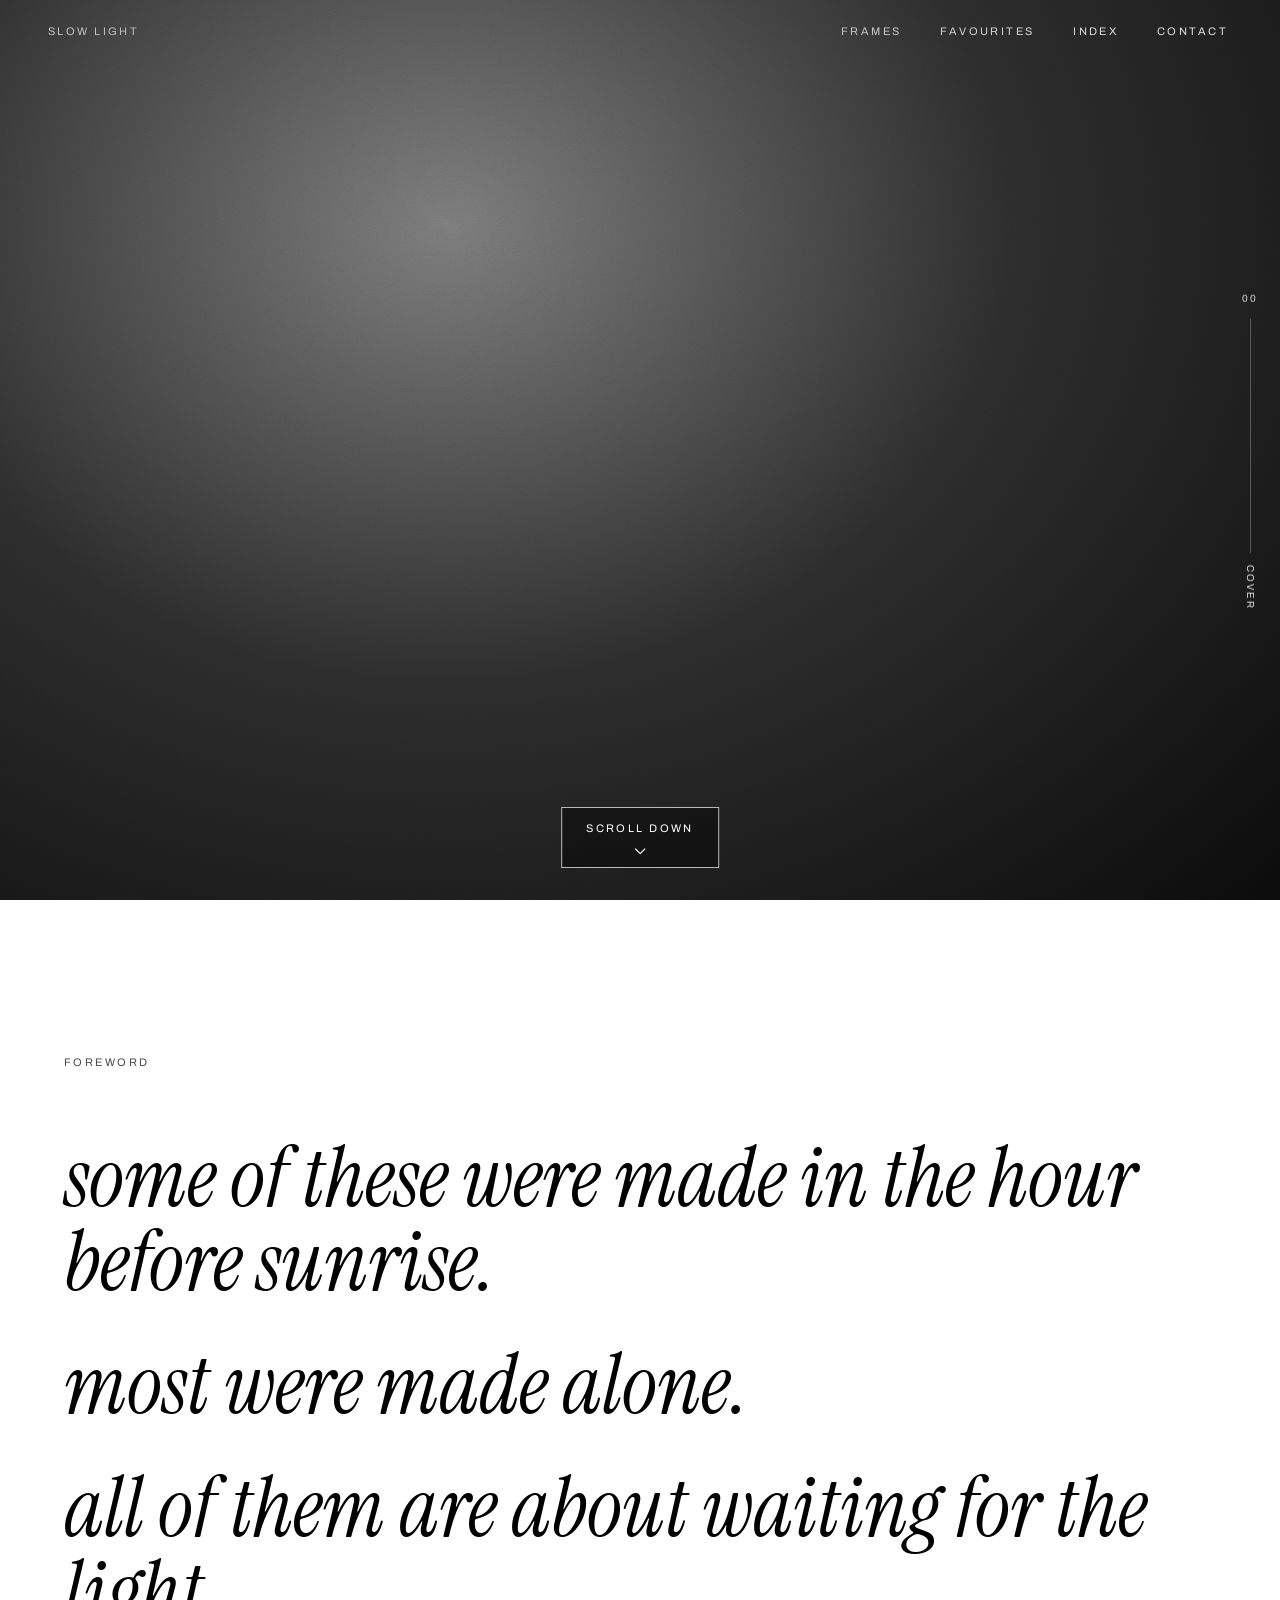
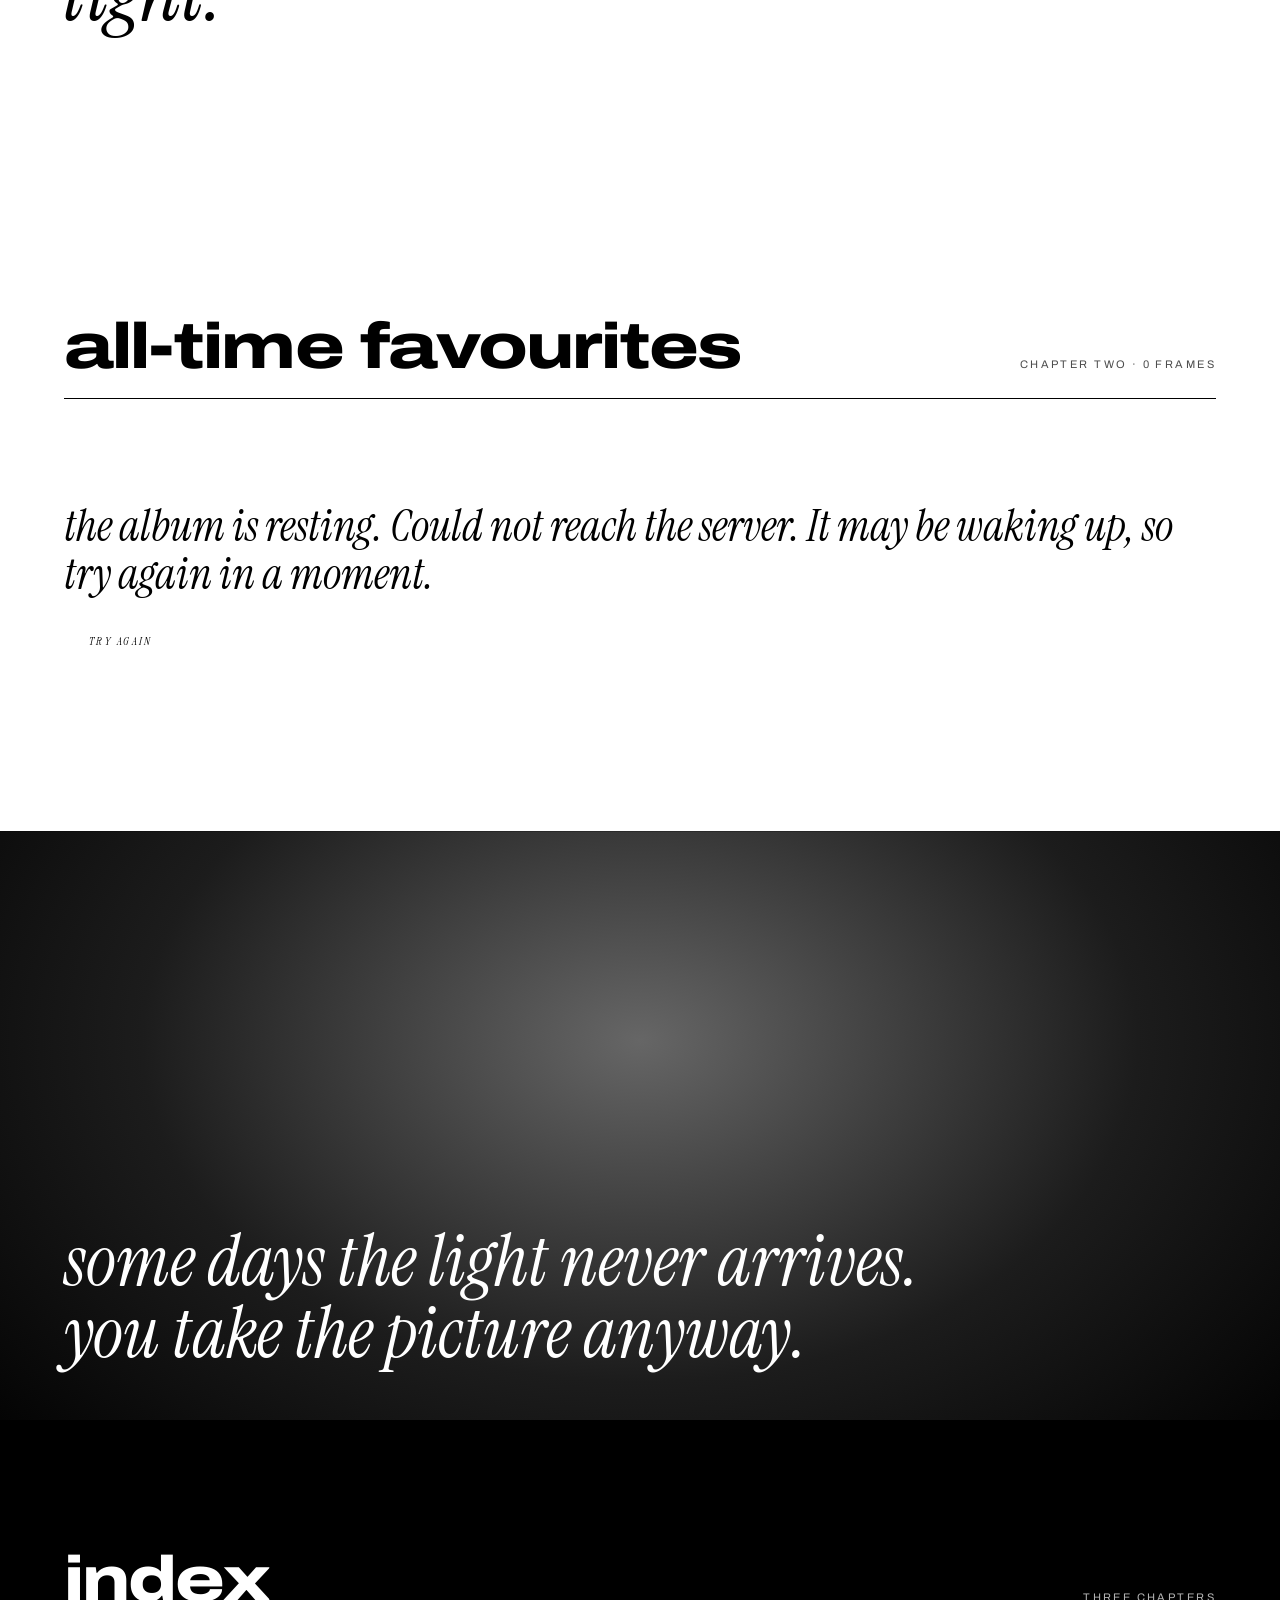
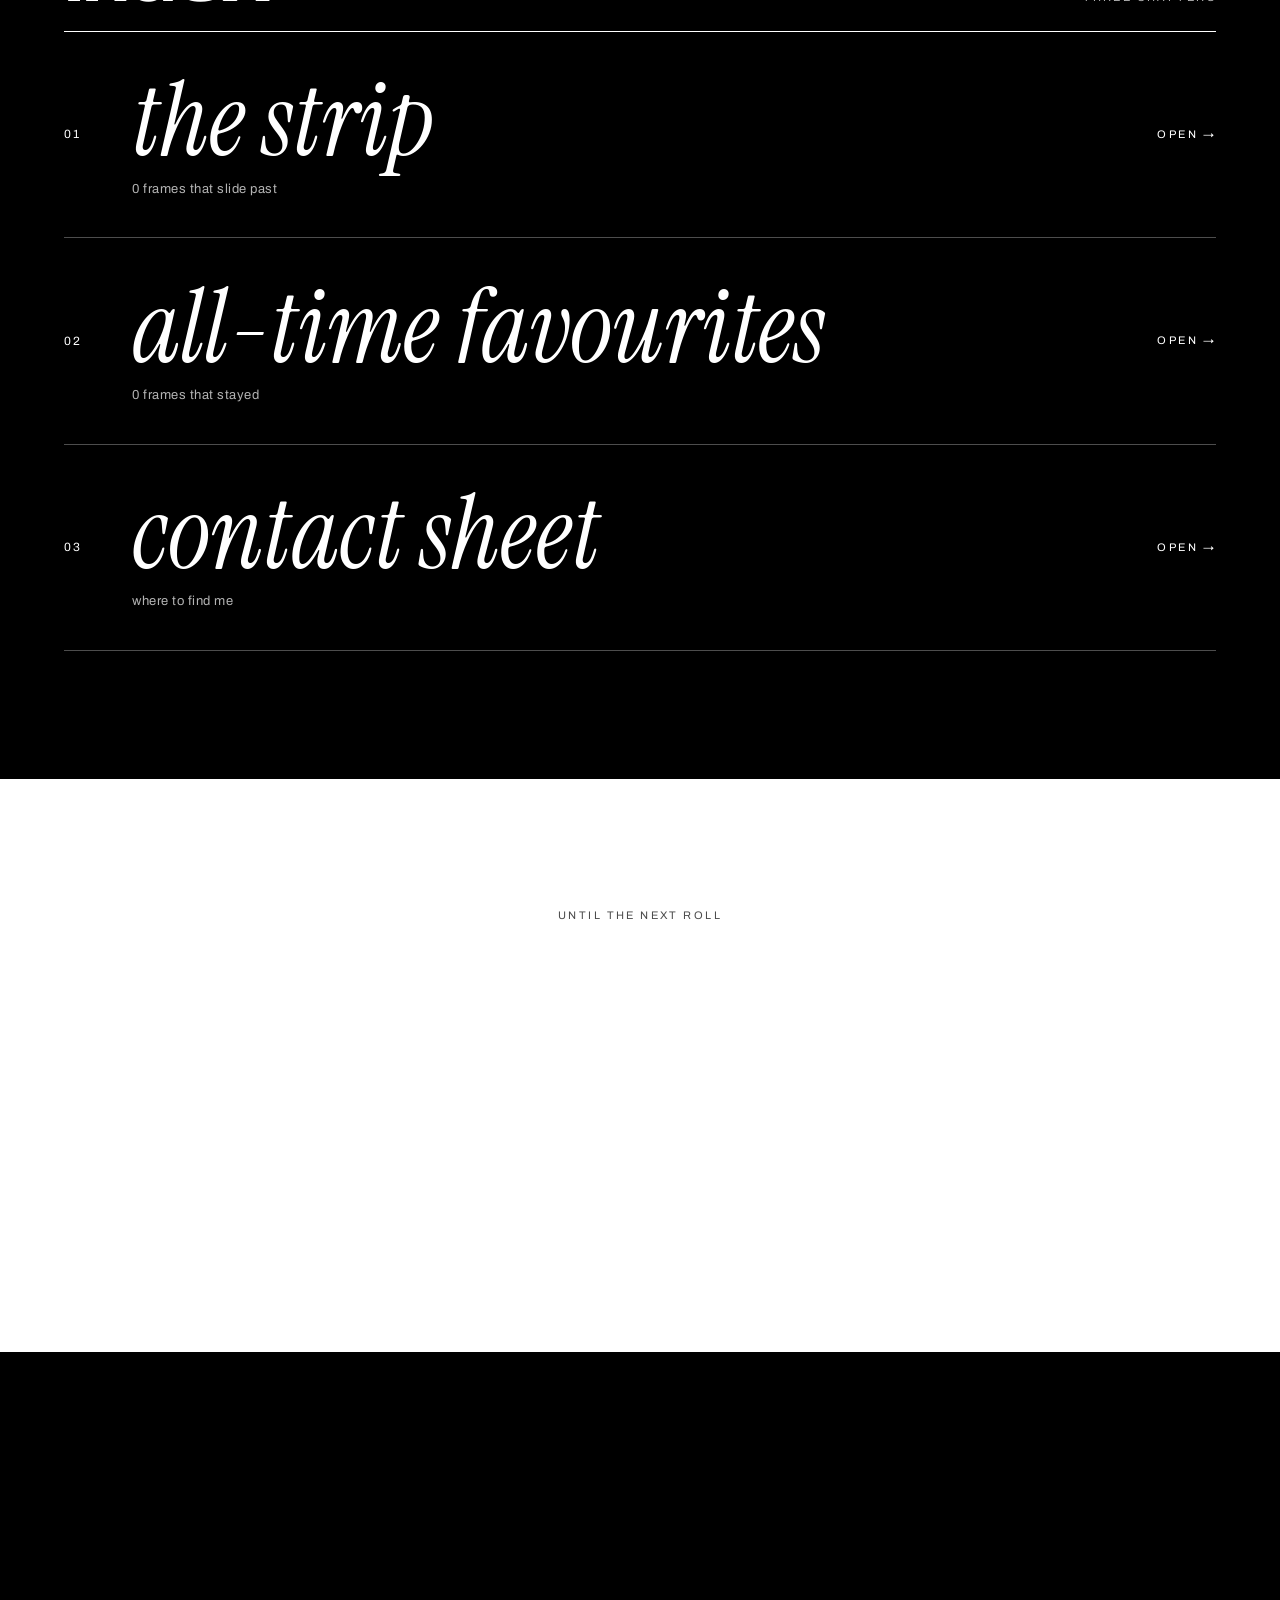
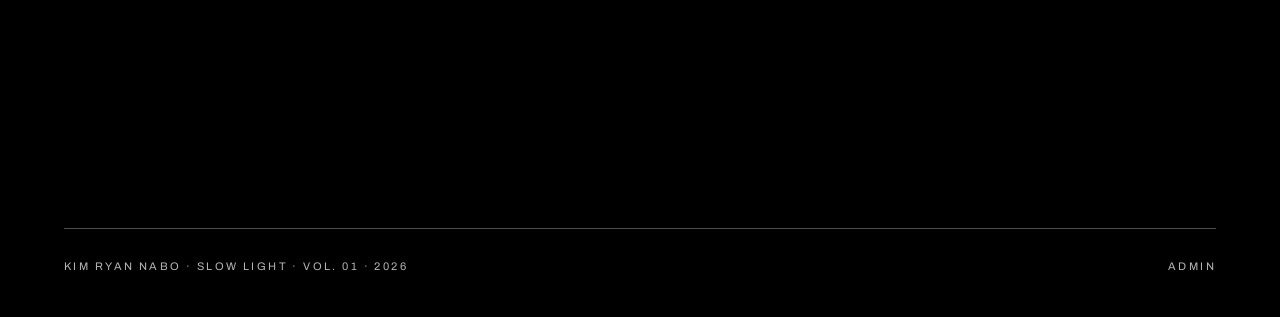
<file: web/index.html>
<!doctype html>
<html lang="en">
<head>
<meta charset="utf-8">
<meta name="viewport" content="width=device-width, initial-scale=1">
<title>Slow Light: a photography album</title>
<meta name="description" content="A quiet black-and-white photography album. Browse the frames, leave a like or a comment.">
<meta name="theme-color" content="#000000">
<meta property="og:title" content="Slow Light">
<meta property="og:description" content="A quiet black-and-white photography album.">
<link rel="icon" href="favicon.svg" type="image/svg+xml">
<script>document.documentElement.classList.add("js")</script>
<link rel="preconnect" href="https://fonts.googleapis.com">
<link rel="preconnect" href="https://fonts.gstatic.com" crossorigin>
<link rel="stylesheet" href="https://fonts.googleapis.com/css2?family=Archivo:wdth,wght@62..125,300..900&family=Instrument+Serif:ital@0;1&display=swap">
<link rel="stylesheet" href="styles.css">
<script src="config.js"></script>
</head>
<body>

<a class="skip" href="#strip">Skip to the photos</a>

<header class="top" id="header">
  <a class="brand" href="#top">Slow Light</a>
  <nav class="nav" aria-label="Main">
    <a class="nav-link" href="#strip" data-nav="strip">Frames</a>
    <a class="nav-link" href="#sheet" data-nav="sheet">Favourites</a>
    <a class="nav-link" href="#index">Index</a>
    <a class="nav-link" href="#contact">Contact</a>
  </nav>
  <div class="progress" aria-hidden="true"></div>
</header>

<main>

<!-- ============================================================ COVER -->
<section id="top" class="hero">
  <div class="hero-stage">
    <div class="cover-wrap">
      <div class="cover" id="cover">
        <button class="cover-open" id="cover-open" type="button" aria-label="Open the cover photo" hidden></button>
        <span class="chip" id="cover-chip">Cover photo &middot; 4:5</span>
      </div>
    </div>
    <h1 class="hero-title"><span class="t-inner">slow light</span></h1>
    <svg class="grain" aria-hidden="true" focusable="false">
      <filter id="grain"><feTurbulence type="fractalNoise" baseFrequency="0.85" numOctaves="2" stitchTiles="stitch"></feTurbulence><feColorMatrix type="saturate" values="0"></feColorMatrix></filter>
      <rect width="100%" height="100%" filter="url(#grain)"></rect>
    </svg>
    <div class="hero-foot">
      <span class="dim intro-fade">Photographs<br>2024&ndash;2026</span>
      <a class="cue intro-cue" id="cue" href="#foreword" aria-label="Scroll down"><span>Scroll</span><span class="cue-line"></span></a>
      <span class="dim right intro-fade">Vol. 01<br>Album</span>
    </div>
  </div>
</section>

<!-- ========================================================= FOREWORD -->
<section id="foreword" class="foreword">
  <p class="eyebrow reveal">Foreword</p>
  <div class="lines">
    <p class="line">some of these were made in the hour before sunrise.</p>
    <p class="line">most were made alone.</p>
    <p class="line">all of them are about waiting for the light.</p>
  </div>
</section>

<!-- ======================================================= FILM STRIP -->
<section id="strip" class="strip" style="--s: clamp(560px, 56vw, 780px)" hidden>
  <div class="strip-stage">
    <p class="strip-label"><span>Chapter one</span> &middot; <span data-count="strip">0</span> frames</p>
    <div class="strip-track" id="strip-track">
      <div class="strip-intro">
        <p class="strip-intro-title">the harbour, the flats, the window.</p>
        <p class="dim small">Keep scrolling. The frames slide past, one at a time. Tap any frame to open it, like it, or leave a note.</p>
      </div>
    </div>

    <div class="strip-bar" id="strip-bar" aria-hidden="true"><i class="strip-fill"></i></div>
    <div class="strip-ui">
      <p class="strip-now" aria-live="polite"><span id="strip-n">01</span> / <span id="strip-total">00</span><span class="nm" id="strip-name"></span></p>
      <div class="strip-ctl">
        <button class="ctl" id="strip-prev" type="button" aria-label="Previous frame">
          <svg viewBox="0 0 24 24" width="20" height="20" aria-hidden="true" focusable="false"><path d="M15 5l-7 7 7 7" fill="none" stroke="currentColor" stroke-width="1.6" stroke-linecap="round" stroke-linejoin="round"/></svg>
        </button>
        <button class="ctl" id="strip-next" type="button" aria-label="Next frame">
          <svg viewBox="0 0 24 24" width="20" height="20" aria-hidden="true" focusable="false"><path d="M9 5l7 7-7 7" fill="none" stroke="currentColor" stroke-width="1.6" stroke-linecap="round" stroke-linejoin="round"/></svg>
        </button>
      </div>
    </div>
  </div>
</section>

<!-- ====================================================== CONTACT SHEET -->
<section id="sheet" class="sheet">
  <div class="sec-head reveal">
    <h2>all-time favourites</h2>
    <p class="eyebrow dark">Chapter two &middot; <span data-count="sheet">0</span> frames</p>
  </div>
  <div class="sheet-grid" id="sheet-grid"></div>
  <p class="state" id="state" role="status" hidden></p>
</section>

<!-- ============================================================= QUOTE -->
<section class="band" aria-label="Quote">
  <div class="drift"></div>
  <p class="band-quote">some days the light never arrives. you take the picture anyway.</p>
</section>

<!-- ============================================================= INDEX -->
<section id="index" class="index">
  <div class="sec-head light reveal">
    <h2>index</h2>
    <p class="eyebrow">Three chapters</p>
  </div>
  <a class="row" href="#strip" data-row="strip">
    <span class="row-num">01</span>
    <span class="row-main">
      <span class="row-title">the strip</span>
      <span class="row-desc"><span data-count="strip">0</span> frames that slide past</span>
    </span>
    <span class="row-go">Open &rarr;</span>
  </a>
  <a class="row" href="#sheet" data-row="sheet">
    <span class="row-num">02</span>
    <span class="row-main">
      <span class="row-title">all-time favourites</span>
      <span class="row-desc"><span data-count="sheet">0</span> frames that stayed</span>
    </span>
    <span class="row-go">Open &rarr;</span>
  </a>
  <a class="row" href="#contact" data-row="contact">
    <span class="row-num">03</span>
    <span class="row-main">
      <span class="row-title">contact sheet</span>
      <span class="row-desc">where to find me</span>
    </span>
    <span class="row-go">Open &rarr;</span>
  </a>
</section>

<!-- ============================================================ CLOSING -->
<section class="closing" aria-label="Closing">
  <p class="eyebrow dark">until the next roll</p>
  <p class="spread">light.</p>
</section>

</main>

<footer id="contact" class="foot">
  <div class="sec-head light reveal">
    <h2>contact sheet</h2>
    <p class="eyebrow">Chapter three &middot; say hello</p>
  </div>
  <p class="foot-line reveal">for prints, commissions, or just to say hello.</p>

  <ul class="contacts" id="contacts"></ul>

  <div class="foot-row">
    <span class="dim"><span id="owner">[Your name]</span> &middot; Slow Light &middot; Vol. 01 &middot; 2026</span>
    <a class="text-link dim" href="admin.html">Admin</a>
  </div>
  <p class="foot-row small dim" id="demo-note" hidden>Demo mode: showing sample frames and sample contact details. Add your Supabase keys and contact details in config.js to go live.</p>
</footer>

<!-- ============================================================ LIGHTBOX -->
<dialog id="lightbox" class="lb" aria-label="Photo viewer">
  <div class="lb-inner">
    <div class="lb-stage">
      <img id="lb-img" alt="">
      <button class="lb-btn lb-close" id="lb-close" type="button" aria-label="Close photo">
        <svg viewBox="0 0 24 24" width="22" height="22" aria-hidden="true" focusable="false"><path d="M5 5l14 14M19 5L5 19" fill="none" stroke="currentColor" stroke-width="1.6" stroke-linecap="round"/></svg>
      </button>
      <button class="lb-btn lb-prev" id="lb-prev" type="button" aria-label="Previous photo">
        <svg viewBox="0 0 24 24" width="22" height="22" aria-hidden="true" focusable="false"><path d="M15 5l-7 7 7 7" fill="none" stroke="currentColor" stroke-width="1.6" stroke-linecap="round" stroke-linejoin="round"/></svg>
      </button>
      <button class="lb-btn lb-next" id="lb-next" type="button" aria-label="Next photo">
        <svg viewBox="0 0 24 24" width="22" height="22" aria-hidden="true" focusable="false"><path d="M9 5l7 7-7 7" fill="none" stroke="currentColor" stroke-width="1.6" stroke-linecap="round" stroke-linejoin="round"/></svg>
      </button>
    </div>

    <aside class="lb-panel">
      <p class="eyebrow" id="lb-count"></p>
      <h2 class="lb-title" id="lb-title"></h2>
      <p class="lb-caption" id="lb-caption"></p>

      <button class="act lb-like" id="lb-like" type="button" aria-pressed="false">
        <span class="ico" data-icon="heart"></span>
        <span><span id="lb-like-count">0</span> <span id="lb-like-label">likes</span></span>
      </button>

      <h3 class="lb-sub">Comments <span class="dim" id="lb-comment-count"></span></h3>
      <ul class="comments" id="lb-comments" aria-live="polite"></ul>

      <form class="comment-form" id="lb-form" novalidate>
        <input class="hp" type="text" name="website" tabindex="-1" autocomplete="off" aria-hidden="true">
        <label class="field">
          <span>Name</span>
          <input type="text" name="name" maxlength="40" required autocomplete="nickname">
        </label>
        <label class="field">
          <span>Comment</span>
          <textarea name="body" rows="3" maxlength="500" required></textarea>
        </label>
        <div class="form-row">
          <span class="dim small" id="lb-chars">0 / 500</span>
          <button class="btn" type="submit" id="lb-submit">Post comment</button>
        </div>
        <p class="status small" id="lb-status" role="status"></p>
      </form>
    </aside>
  </div>
</dialog>

<div class="toast" id="toast" role="status" aria-live="polite"></div>

<noscript><p class="noscript">This album needs JavaScript to show its photos.</p></noscript>

<script src="motion.js" defer></script>
<script src="app.js" defer></script>
</body>
</html>
</file>
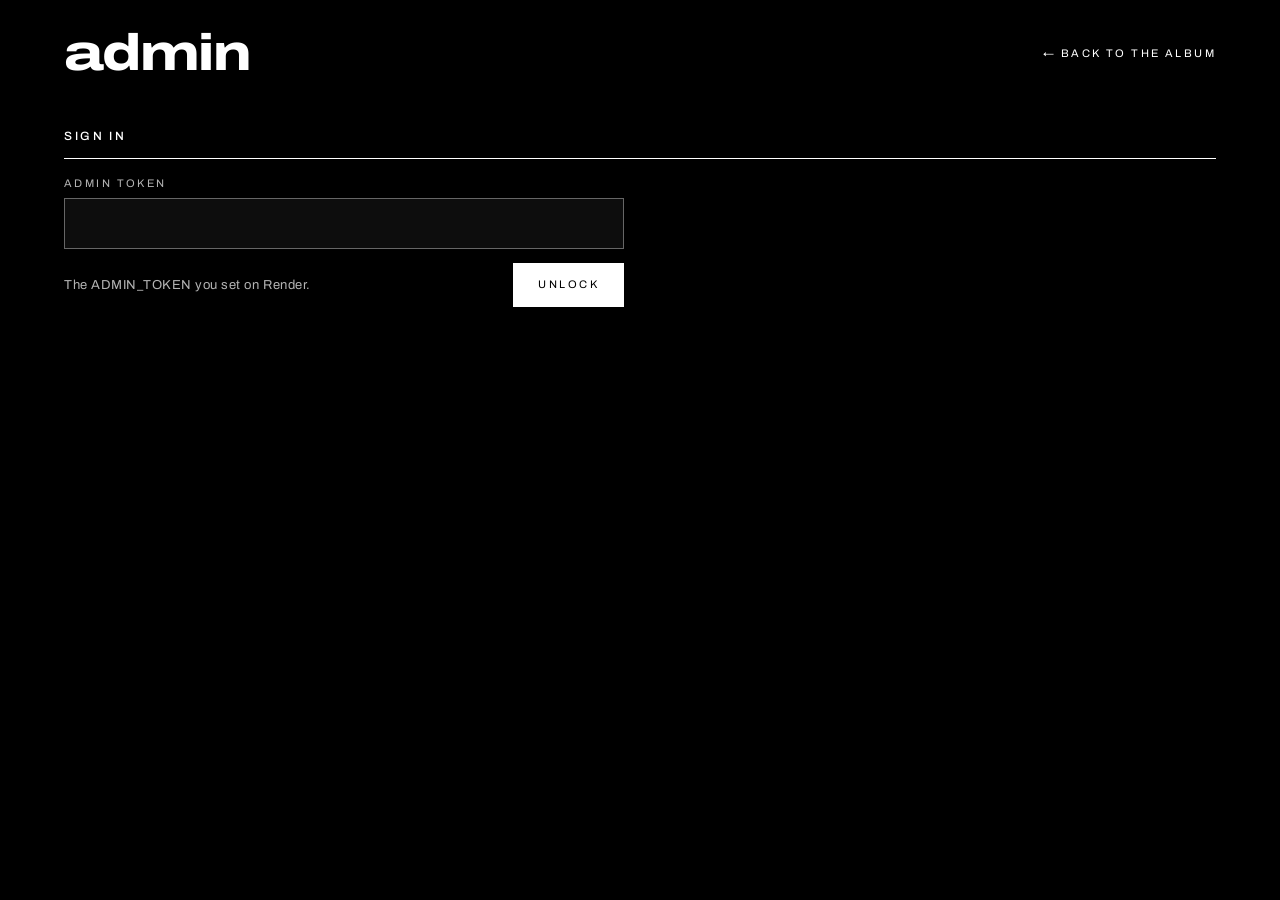
<file: web/admin.html>
<!doctype html>
<html lang="en">
<head>
<meta charset="utf-8">
<meta name="viewport" content="width=device-width, initial-scale=1">
<meta name="robots" content="noindex, nofollow">
<title>Slow Light admin</title>
<link rel="icon" href="favicon.svg" type="image/svg+xml">
<link rel="preconnect" href="https://fonts.googleapis.com">
<link rel="preconnect" href="https://fonts.gstatic.com" crossorigin>
<link rel="stylesheet" href="https://fonts.googleapis.com/css2?family=Archivo:wdth,wght@62..125,300..900&family=Instrument+Serif:ital@0;1&display=swap">
<link rel="stylesheet" href="styles.css">
<script src="config.js"></script>
</head>
<body>
<main class="admin">
  <div class="admin-bar">
    <h1>admin</h1>
    <a class="text-link" href="index.html">&larr; Back to the album</a>
  </div>
  <p class="dim small" id="mode"></p>

  <!-- Sign in -->
  <section id="login">
    <h2>Sign in</h2>
    <form class="box" id="login-form">
      <label class="field">
        <span>Admin token</span>
        <input type="password" id="token" autocomplete="current-password" required>
      </label>
      <div class="form-row"><span class="small dim">The ADMIN_TOKEN you set on Render.</span><button class="btn" type="submit">Unlock</button></div>
      <p class="status small" id="login-status" role="status"></p>
    </form>
  </section>

  <!-- Everything below is shown after signing in -->
  <div id="tools" hidden>
    <section>
      <h2>Add photos</h2>
      <form class="box" id="upload-form">
        <label class="field">
          <span>Photos (JPEG, PNG or WebP, up to 20 MB each)</span>
          <input type="file" id="files" accept="image/jpeg,image/png,image/webp" multiple required>
        </label>
        <label class="field">
          <span>Where should they appear?</span>
          <select id="chapter">
            <option value="strip">The film strip (chapter one)</option>
            <option value="sheet" selected>All-time favourites (chapter two)</option>
            <option value="cover">Cover photo (the newest one is used)</option>
          </select>
        </label>
        <label class="field">
          <span>Title (optional, one photo only)</span>
          <input type="text" id="title" maxlength="120">
        </label>
        <label class="field">
          <span>Caption (optional, one photo only)</span>
          <textarea id="caption" rows="2" maxlength="500"></textarea>
        </label>
        <div class="form-row"><span class="small dim">With several photos, titles come from the file names.</span><button class="btn" type="submit" id="upload-btn">Upload</button></div>
        <ul class="queue" id="queue" aria-live="polite"></ul>
      </form>
    </section>

    <section>
      <h2>Photos</h2>
      <p class="small dim" id="photos-note"></p>
      <div class="admin-list" id="photo-list"></div>
    </section>

    <section>
      <h2>Latest comments</h2>
      <div class="admin-list" id="comment-list"></div>
    </section>
  </div>
</main>
<div class="toast" id="toast" role="status" aria-live="polite"></div>
<script src="admin.js" defer></script>
</body>
</html>
</file>
<file: web/styles.css>
/* Slow Light: monochrome film concept.
   Black, white and soft greys only. */

:root {
  --black: #000;
  --white: #fff;
  --soft: #4d4d4d;   /* secondary text on white */
  --dim: #b3b3b3;    /* secondary text on black */
  --rule: #4d4d4d;
  --serif: 'Instrument Serif', Georgia, 'Times New Roman', serif;
  --sans: 'Archivo', system-ui, -apple-system, 'Segoe UI', sans-serif;
  --pad: clamp(20px, 5vw, 64px);
  /* Photos are shown in black and white.
     Change this to "none" to show them in their own colours. */
  --photo-filter: grayscale(1) contrast(1.05);
}

*, *::before, *::after { box-sizing: border-box; }
html { -webkit-text-size-adjust: 100%; }
body {
  margin: 0;
  background: var(--black);
  color: var(--white);
  font-family: var(--sans);
  font-size: 16px;
  line-height: 1.55;
}
a { color: inherit; text-decoration: none; }
img { display: block; max-width: 100%; }
button { font: inherit; color: inherit; }
h1, h2, h3, p, ul { margin: 0; }
ul { padding: 0; list-style: none; }
:focus-visible { outline: 2px solid currentColor; outline-offset: 3px; }
[hidden] { display: none !important; }

@media (prefers-reduced-motion: no-preference) {
  html { scroll-behavior: smooth; }
}

.dim { color: var(--dim); }
.small { font-size: 13px; letter-spacing: 0.04em; }
.right { text-align: right; }
.sr-only { position: absolute; width: 1px; height: 1px; overflow: hidden; clip: rect(0 0 0 0); white-space: nowrap; }
.skip { position: absolute; left: 12px; top: -60px; z-index: 50; background: var(--white); color: var(--black); padding: 12px 16px; font-size: 13px; }
.skip:focus { top: 12px; }
.eyebrow { font-size: 11px; letter-spacing: 0.22em; text-transform: uppercase; color: var(--dim); }
.eyebrow.dark { color: var(--soft); }
.text-link:hover { text-decoration: underline; text-underline-offset: 6px; }
.noscript { padding: 40px var(--pad); text-align: center; }

/* ------------------------------------------------------------ header */

.top {
  position: sticky; top: 0; z-index: 20;
  height: 64px; margin-bottom: -64px;
  display: flex; align-items: center; justify-content: space-between; gap: 8px 16px;
  padding: 0 clamp(20px, 4vw, 48px);
  color: #fff; mix-blend-mode: difference;
  font-size: 11px; letter-spacing: 0.22em; text-transform: uppercase;
}
.brand { display: inline-flex; align-items: center; min-height: 44px; white-space: nowrap; }
@media (max-width: 520px) {
  .top { padding: 0 14px; font-size: 9px; letter-spacing: 0.08em; }
  .nav { gap: 0 2px; }
  .nav-link { padding: 0 3px; }
}
.nav { display: flex; align-items: center; gap: 0 clamp(6px, 2.4vw, 32px); }
.nav-link { display: inline-flex; align-items: center; min-height: 44px; padding: 0 4px; border-bottom: 1px solid transparent; }
.nav-link:hover, .nav-link.on { border-bottom-color: currentColor; }
.progress { position: absolute; left: 0; right: 0; bottom: 0; height: 1px; background: #fff; transform-origin: left; transform: scaleX(0); }

/* -------------------------------------------------------------- hero
   With JavaScript the hero section is tall and its stage is pinned while the
   cover card tilts, turns landscape and grows to fill the screen (motion.js). */

.hero { position: relative; height: 100vh; height: 100svh; background: var(--black); }
.hero-stage { position: relative; height: 100vh; height: 100svh; overflow: hidden; background: var(--black); }
.cover-wrap { position: absolute; inset: 0; display: flex; align-items: center; justify-content: center; }
.cover {
  position: relative; flex: none;
  height: min(62svh, 640px); aspect-ratio: 4 / 5;
  background: radial-gradient(ellipse at 35% 25%, #7a7a7a 0%, #2c2c2c 48%, #0b0b0b 100%);
  overflow: hidden; will-change: transform, width, height;
}
.cover-open { position: absolute; inset: 0; width: 100%; height: 100%; padding: 0; border: 0; background: none; cursor: zoom-in; }
.cover-open img { width: 100%; height: 100%; object-fit: cover; filter: var(--photo-filter); }
.chip {
  position: absolute; left: 14px; bottom: 14px; z-index: 1;
  background: #000; color: #fff; padding: 4px 8px;
  font-size: 10px; letter-spacing: 0.2em; text-transform: uppercase; pointer-events: none;
}
.hero-title {
  position: absolute; left: 0; right: 0; bottom: 16%; text-align: center;
  white-space: nowrap; pointer-events: none;
  font-weight: 800; font-stretch: 125%; text-transform: lowercase;
  font-size: clamp(40px, 11vw, 190px); line-height: 1; letter-spacing: -0.04em;
  color: #fff; mix-blend-mode: difference; will-change: transform, opacity;
}
.t-inner { display: inline-block; }
.grain { position: absolute; inset: 0; width: 100%; height: 100%; pointer-events: none; opacity: 0.16; mix-blend-mode: overlay; }
.hero-foot {
  position: absolute; left: 0; right: 0; bottom: 0;
  display: flex; align-items: flex-end; justify-content: space-between; gap: 16px;
  padding: 0 clamp(20px, 4vw, 48px) 20px;
  font-size: 11px; letter-spacing: 0.22em; text-transform: uppercase;
}
.cue { display: flex; flex-direction: column; align-items: center; justify-content: flex-end; gap: 10px; min-width: 44px; min-height: 44px; }
.cue-line { display: block; width: 1px; height: 40px; background: #fff; }

/* Intro: cover blurs in from black, the title wipes in, the menu fades in one by one. */
html.js .cover-wrap { opacity: 0; filter: blur(30px); transform: scale(0.94); }
html.js .t-inner { clip-path: inset(-10% 100% -20% 0); filter: blur(18px); opacity: 0; }
html.js .brand, html.js .nav-link, html.js .intro-fade, html.js .intro-cue { opacity: 0; }
html.js .brand, html.js .nav-link { transform: translateY(-10px); }
html.js .intro-fade, html.js .intro-cue { transform: translateY(10px); }
html.js.is-in .cover-wrap { opacity: 1; filter: blur(0); transform: none;
  transition: opacity 1.5s ease 0.2s, filter 1.8s ease 0.2s, transform 2s cubic-bezier(0.2, 0.7, 0.2, 1) 0.2s; }
html.js.is-in .t-inner { clip-path: inset(-10% -2% -20% -2%); filter: blur(0); opacity: 1;
  transition: clip-path 1.3s cubic-bezier(0.7, 0, 0.2, 1) 1s, filter 1.3s ease 1s, opacity 0.9s ease 1s; }
html.js.is-in .brand, html.js.is-in .nav-link, html.js.is-in .intro-fade, html.js.is-in .intro-cue { opacity: 1; transform: none;
  transition: opacity 0.9s ease, transform 0.9s cubic-bezier(0.2, 0.7, 0.2, 1); }
html.js.is-in .brand { transition-delay: 1.5s; }
html.js.is-in .nav-link:nth-child(1) { transition-delay: 1.65s; }
html.js.is-in .nav-link:nth-child(2) { transition-delay: 1.78s; }
html.js.is-in .nav-link:nth-child(3) { transition-delay: 1.91s; }
html.js.is-in .nav-link:nth-child(4) { transition-delay: 2.04s; }
html.js.is-in .intro-fade { transition-delay: 2.1s; }
html.js.is-in .intro-cue { transition-delay: 2.3s; }
html.reduce *, html.reduce *::before, html.reduce *::after { transition: none !important; animation: none !important; }

/* ---------------------------------------------------------- foreword */

.foreword { background: var(--white); color: var(--black); padding: clamp(80px, 12vw, 180px) var(--pad); }
.foreword .eyebrow { margin-bottom: clamp(32px, 5vw, 72px); color: var(--soft); }
.lines { display: flex; flex-direction: column; gap: clamp(20px, 3vw, 40px); max-width: 1100px; }
.line { font-family: var(--serif); font-style: italic; font-size: clamp(38px, 6.6vw, 104px); line-height: 1; }
.line .w { display: inline-block; will-change: opacity, transform; }

/* ------------------------------------------------------- photo cards */

.photo { margin: 0; display: flex; flex-direction: column; min-width: 0; }
.photo-open { display: block; width: 100%; padding: 0; border: 0; background: none; cursor: zoom-in; text-align: left; }
.photo-frame { display: block; position: relative; overflow: hidden; background: #1c1c1c; aspect-ratio: var(--ar, 0.8); }
.photo-frame img { width: 100%; height: 100%; object-fit: cover; filter: var(--photo-filter); transition: filter 0.4s ease; }
.photo-open:hover img { filter: var(--photo-filter) brightness(1.15); }
.photo-cap { display: flex; align-items: center; justify-content: space-between; gap: 8px; padding-top: 4px; font-size: 11px; letter-spacing: 0.2em; text-transform: uppercase; }
.cap-title { min-width: 0; overflow: hidden; text-overflow: ellipsis; white-space: nowrap; }
.cap-acts { display: flex; align-items: center; flex: none; }

.act {
  display: inline-flex; align-items: center; gap: 7px;
  min-width: 44px; min-height: 44px; padding: 0 8px;
  background: none; border: 0; cursor: pointer;
  font-size: 11px; letter-spacing: 0.12em;
}
.act:hover { opacity: 0.7; }
.ico { display: inline-flex; }
.ico svg { fill: none; stroke: currentColor; stroke-width: 1.6; stroke-linejoin: round; stroke-linecap: round; }
.act[aria-pressed="true"] .ico svg { fill: currentColor; }

/* -------------------------------------------------------- film strip */

.strip { position: relative; background: var(--black); color: var(--white); }
.strip-stage { position: relative; height: max(560px, 100vh); height: max(560px, 100svh); display: flex; align-items: center; overflow-x: auto; }
.strip-label { position: absolute; top: 84px; left: var(--pad); font-size: 11px; letter-spacing: 0.22em; text-transform: uppercase; color: var(--dim); }
.strip-track { display: flex; align-items: flex-end; gap: clamp(24px, 4vw, 56px); width: max-content; padding: 56px var(--pad) 64px; }
.strip-intro { flex: none; width: clamp(260px, 34vw, 460px); padding-bottom: 8px; }
.strip-intro-title { margin-bottom: 20px; font-family: var(--serif); font-style: italic; font-size: clamp(34px, 4.4vw, 64px); line-height: 1.02; }
.strip .photo { flex: none; }
.strip .photo-frame { height: min(58svh, 520px); aspect-ratio: var(--ar, 0.8); }
.strip .photo-cap { color: var(--white); }
.strip-bar, .strip-ui { display: none; }

/* Slideshow: one scroll moves one photo; photos slide sideways, the one in the middle is sharp and
   full size, the others turn away and dim. motion.js adds .pinned. */
.strip.pinned .strip-stage { overflow: hidden; }
.strip.pinned .strip-track { will-change: transform; }
.strip.pinned .photo { will-change: transform, opacity; transform-origin: 50% 60%; }
.strip.pinned .strip-bar { display: block; position: absolute; left: var(--pad); right: var(--pad); bottom: 14px; height: 1px; background: #333; }
.strip-fill { display: block; height: 100%; background: #fff; transform-origin: left; transform: scaleX(0); }
.strip.pinned .strip-ui { display: flex; align-items: flex-end; justify-content: space-between; gap: 16px; position: absolute; left: var(--pad); right: var(--pad); bottom: 26px; pointer-events: none; }
.strip-now { font-size: 11px; letter-spacing: 0.22em; text-transform: uppercase; }
.strip-now .nm { margin-left: 14px; color: var(--dim); }
.strip-ctl { display: flex; gap: 8px; pointer-events: auto; }
.ctl { display: inline-flex; align-items: center; justify-content: center; width: 44px; height: 44px; padding: 0; background: #000; color: #fff; border: 1px solid #666; border-radius: 50%; cursor: pointer; transition: background 0.2s, color 0.2s; }
.ctl:hover { background: #fff; color: #000; }
@media (max-width: 520px) { .strip-now .nm { display: none; } }

/* ------------------------------------------------------ contact sheet */

.sheet { background: var(--white); color: var(--black); padding: clamp(72px, 10vw, 150px) var(--pad); }
.sec-head { position: relative; display: flex; flex-wrap: wrap; align-items: baseline; justify-content: space-between; gap: 12px 40px; margin-bottom: clamp(32px, 5vw, 64px); padding-bottom: 20px; }
.sec-head::after { content: ''; position: absolute; left: 0; right: 0; bottom: 0; height: 1px; background: var(--black); transform-origin: left; transform: scaleX(var(--p, 1)); }
.sec-head h2 { font-weight: 800; font-stretch: 125%; font-size: clamp(32px, 5vw, 72px); line-height: 1; letter-spacing: -0.03em; text-transform: lowercase; }
.sec-head.light { margin-bottom: 0; }
.sec-head.light::after { background: var(--white); }
.sheet-grid { display: grid; grid-template-columns: repeat(auto-fill, minmax(min(260px, 100%), 1fr)); align-items: end; gap: 48px 28px; }
.sheet .photo-cap { color: var(--black); }
.state { padding: 40px 0; font-family: var(--serif); font-style: italic; font-size: clamp(26px, 3.4vw, 44px); line-height: 1.1; color: var(--black); }
.state button { margin-top: 20px; }

/* --------------------------------------------------------------- band */

.band { position: relative; height: clamp(340px, 46vw, 680px); overflow: hidden; background: var(--black); }
.drift { position: absolute; left: 0; right: 0; top: -10%; height: 120%; background: radial-gradient(ellipse at 50% 38%, #666 0%, #1c1c1c 55%, #000 100%); }
.band-quote { position: absolute; left: var(--pad); right: var(--pad); bottom: clamp(24px, 4vw, 56px); max-width: 900px; font-family: var(--serif); font-style: italic; font-size: clamp(34px, 5.6vw, 84px); line-height: 1; }

/* -------------------------------------------------------------- index */

.index { overflow: hidden; background: var(--black); color: var(--white); padding: clamp(72px, 10vw, 150px) var(--pad); }
.row { display: flex; flex-wrap: wrap; align-items: center; gap: 8px 28px; padding: clamp(24px, 3vw, 40px) 0; border-bottom: 1px solid var(--rule); transition: background 0.35s ease, color 0.35s ease; }
.row:hover { background: var(--white); color: var(--black); }
.row:hover .row-desc { color: var(--black); }
.row-num { flex: 0 0 40px; font-size: 12px; letter-spacing: 0.2em; }
.row-main { flex: 1 1 280px; min-width: 0; display: flex; flex-direction: column; gap: 6px; }
.row-title { font-family: var(--serif); font-style: italic; font-size: clamp(48px, 8vw, 120px); line-height: 1; }
.row-desc { font-size: 13px; letter-spacing: 0.04em; color: var(--dim); }
.row-go { display: inline-flex; align-items: center; min-height: 44px; font-size: 11px; letter-spacing: 0.22em; text-transform: uppercase; }

/* ------------------------------------------------------------ closing */

.closing { background: var(--white); color: var(--black); overflow: hidden; text-align: center; padding: clamp(72px, 10vw, 150px) var(--pad); }
.closing .eyebrow { margin-bottom: clamp(8px, 2vw, 24px); }
.spread { white-space: nowrap; font-family: var(--serif); font-style: italic; font-size: clamp(88px, 24vw, 380px); line-height: 0.9; letter-spacing: -0.03em; }

/* -------------------------------------------------------------- footer */

.foot { background: var(--black); color: var(--white); padding: clamp(48px, 6vw, 88px) var(--pad) 28px; }
.foot-line { margin: clamp(28px, 4vw, 48px) 0 clamp(28px, 4vw, 56px); font-family: var(--serif); font-style: italic; font-size: clamp(34px, 5vw, 72px); line-height: 1.02; }
.foot-row { display: flex; flex-wrap: wrap; align-items: center; justify-content: space-between; gap: 4px 32px; padding-top: 16px; border-top: 1px solid var(--rule); font-size: 11px; letter-spacing: 0.22em; text-transform: uppercase; }
.foot-row + .foot-row { border-top: 0; padding-top: 4px; }
.foot-row .text-link { display: inline-flex; align-items: center; min-height: 44px; }
.foot-row.small { text-transform: none; letter-spacing: 0.04em; }
.foot-row { margin-top: clamp(28px, 4vw, 56px); }
.foot-row + .foot-row { margin-top: 0; }

/* contact sheet: icons and text only */
.contacts { display: grid; grid-template-columns: repeat(auto-fit, minmax(min(420px, 100%), 1fr)); gap: 0 clamp(24px, 4vw, 64px); }
.contact-item { border-top: 1px solid var(--rule); }
.contact-link { display: flex; align-items: center; gap: 18px; padding: 22px 0; transition: padding 0.35s cubic-bezier(0.2, 0.7, 0.2, 1); }
a.contact-link:hover { padding-left: 14px; }
a.contact-link:hover .c-ico { background: #fff; color: #000; }
a.contact-link:hover .c-go { transform: translateX(6px); }
.c-ico { flex: none; display: inline-flex; align-items: center; justify-content: center; width: 52px; height: 52px; border: 1px solid #666; border-radius: 50%; transition: background 0.3s, color 0.3s; }
.c-ico svg { fill: none; stroke: currentColor; stroke-width: 1.5; stroke-linecap: round; stroke-linejoin: round; }
.c-text { flex: 1 1 auto; min-width: 0; display: flex; flex-direction: column; gap: 2px; }
.c-label { font-size: 10px; letter-spacing: 0.22em; text-transform: uppercase; color: var(--dim); }
.c-val { font-family: var(--serif); font-style: italic; font-size: clamp(24px, 2.6vw, 36px); line-height: 1.1; overflow-wrap: break-word; }
.c-go { flex: none; font-size: 18px; transition: transform 0.35s cubic-bezier(0.2, 0.7, 0.2, 1); }

/* ------------------------------------------------------------ lightbox */

html:has(dialog[open]) { overflow: hidden; }
.lb { width: 100%; height: 100%; max-width: 100%; max-height: 100%; margin: 0; padding: 0; border: 0; background: var(--black); color: var(--white); }
.lb::backdrop { background: #000; }
.lb-inner { display: grid; grid-template-columns: minmax(0, 1fr) min(420px, 100%); height: 100%; }
.lb-stage { position: relative; display: flex; align-items: center; justify-content: center; min-height: 0; background: #0a0a0a; padding: 56px 24px; }
.lb-stage img { width: 100%; height: 100%; object-fit: contain; filter: var(--photo-filter); }
.lb-btn {
  position: absolute; display: inline-flex; align-items: center; justify-content: center;
  width: 44px; height: 44px; padding: 0;
  background: #000; color: #fff; border: 1px solid #666; border-radius: 50%; cursor: pointer;
}
.lb-btn:hover { background: #fff; color: #000; }
.lb-close { top: 12px; right: 12px; }
.lb-prev { left: 12px; top: 50%; transform: translateY(-50%); }
.lb-next { right: 12px; top: 50%; transform: translateY(-50%); }
.lb-panel { display: flex; flex-direction: column; gap: 14px; min-height: 0; padding: 24px; border-left: 1px solid #333; overflow-y: auto; }
.lb-title { font-family: var(--serif); font-style: italic; font-weight: 400; font-size: 34px; line-height: 1.05; }
.lb-caption { color: var(--dim); font-size: 15px; white-space: pre-line; }
.lb-caption:empty { display: none; }
.lb-like { align-self: flex-start; padding: 0 12px 0 0; font-size: 12px; letter-spacing: 0.14em; text-transform: uppercase; }
.lb-sub { margin-top: 6px; padding-top: 14px; border-top: 1px solid #333; font-size: 11px; font-weight: 500; letter-spacing: 0.22em; text-transform: uppercase; }
.comments { display: flex; flex-direction: column; gap: 16px; flex: 1 1 auto; min-height: 90px; overflow-y: auto; }
.comment-name { font-size: 12px; letter-spacing: 0.14em; text-transform: uppercase; }
.comment-date { margin-left: 8px; font-size: 12px; color: var(--dim); letter-spacing: 0.04em; text-transform: none; }
.comment-body { margin-top: 2px; font-size: 15px; white-space: pre-wrap; overflow-wrap: anywhere; }
.comment-empty { font-family: var(--serif); font-style: italic; font-size: 22px; color: var(--dim); }

.comment-form { display: flex; flex-direction: column; gap: 12px; padding-top: 14px; border-top: 1px solid #333; }
.field { display: flex; flex-direction: column; gap: 6px; font-size: 11px; letter-spacing: 0.22em; text-transform: uppercase; color: var(--dim); }
.field input, .field textarea { width: 100%; padding: 12px; background: #0d0d0d; color: #fff; border: 1px solid #666; border-radius: 0; font: inherit; font-size: 16px; letter-spacing: 0; text-transform: none; }
.field textarea { resize: vertical; min-height: 84px; }
.field input:focus, .field textarea:focus { outline: none; border-color: #fff; }
.form-row { display: flex; align-items: center; justify-content: space-between; gap: 12px; }
.btn { min-height: 44px; padding: 0 24px; background: #fff; color: #000; border: 1px solid #fff; cursor: pointer; font-size: 11px; letter-spacing: 0.22em; text-transform: uppercase; }
.btn:hover:not(:disabled) { background: #000; color: #fff; }
.btn:disabled { opacity: 0.5; cursor: wait; }
.hp { position: absolute; left: -9999px; width: 1px; height: 1px; opacity: 0; }
.status { min-height: 1.5em; color: var(--dim); }
.status.err { color: #fff; text-decoration: underline; text-underline-offset: 4px; }

.toast { position: fixed; left: 50%; bottom: 24px; z-index: 100; transform: translate(-50%, 20px); max-width: calc(100% - 40px); padding: 12px 18px; background: #fff; color: #000; font-size: 13px; letter-spacing: 0.04em; opacity: 0; pointer-events: none; transition: opacity 0.25s ease, transform 0.25s ease; }
.toast.show { opacity: 1; transform: translate(-50%, 0); }

@media (max-width: 820px) {
  .lb-inner { grid-template-columns: 1fr; grid-template-rows: minmax(0, 44%) minmax(0, 1fr); }
  .lb-stage { padding: 56px 12px 12px; }
  .lb-panel { border-left: 0; border-top: 1px solid #333; padding: 16px; }
  .lb-title { font-size: 28px; }
}

/* ---------------------------------------------------------------- admin */

.admin { background: var(--black); color: var(--white); min-height: 100vh; padding: 28px var(--pad) 80px; }
.admin h1 { font-weight: 800; font-stretch: 125%; font-size: clamp(30px, 4vw, 52px); letter-spacing: -0.03em; text-transform: lowercase; line-height: 1; }
.admin h2 { margin: 48px 0 16px; padding-bottom: 12px; border-bottom: 1px solid var(--white); font-size: 12px; font-weight: 500; letter-spacing: 0.22em; text-transform: uppercase; }
.admin-bar { display: flex; flex-wrap: wrap; align-items: center; justify-content: space-between; gap: 8px 24px; margin-bottom: 8px; }
.admin-bar a { display: inline-flex; align-items: center; min-height: 44px; font-size: 11px; letter-spacing: 0.22em; text-transform: uppercase; }
.admin .box { display: flex; flex-direction: column; gap: 14px; max-width: 560px; }
.admin .field select { width: 100%; padding: 12px; background: #0d0d0d; color: #fff; border: 1px solid #666; border-radius: 0; font: inherit; font-size: 16px; letter-spacing: 0; text-transform: none; }
.queue { display: flex; flex-direction: column; gap: 4px; margin-top: 12px; font-size: 13px; }
.queue li { display: flex; justify-content: space-between; gap: 12px; padding: 6px 0; border-bottom: 1px solid #333; }
.admin-list { display: flex; flex-direction: column; }
.admin-item { display: flex; flex-wrap: wrap; align-items: center; gap: 12px 20px; padding: 16px 0; border-bottom: 1px solid #333; }
.admin-thumb { flex: none; width: 72px; height: 72px; object-fit: cover; filter: var(--photo-filter); background: #1c1c1c; }
.admin-fields { flex: 1 1 280px; min-width: 0; display: grid; grid-template-columns: repeat(auto-fit, minmax(140px, 1fr)); gap: 10px; }
.admin-fields input, .admin-fields select { width: 100%; min-height: 44px; padding: 8px 10px; background: #0d0d0d; color: #fff; border: 1px solid #666; border-radius: 0; font: inherit; font-size: 15px; }
.admin-fields label { display: flex; flex-direction: column; gap: 4px; font-size: 10px; letter-spacing: 0.18em; text-transform: uppercase; color: var(--dim); }
.btn.ghost { background: #000; color: #fff; border-color: #666; }
.btn.ghost:hover:not(:disabled) { background: #fff; color: #000; }
.admin-comment { padding: 14px 0; border-bottom: 1px solid #333; display: flex; flex-wrap: wrap; justify-content: space-between; gap: 8px 20px; }
.admin-comment p { overflow-wrap: anywhere; }

/* ---------------------------------------------------- scroll motion
   The scroll effects are driven by motion.js (works in every browser).
   These rules only set the stage for it. */

main > section:not(.hero) { position: relative; z-index: 1; }
.strip.pinned .strip-track, .strip.pinned .photo, .strip-intro { will-change: transform, opacity; }

/* Scroll-triggered reveals. One scroll into view starts each animation, it then
   plays by itself. motion.js adds .in when the element enters the screen and
   removes it when the element leaves at the bottom, so it replays every time.
   (html.mo is only set when motion.js is running and motion is allowed.) */
html.mo .foreword .eyebrow { opacity: 0; transition: opacity 0.9s ease; }
html.mo .foreword .eyebrow.in { opacity: 1; }
html.mo .lines .w { opacity: 0.12; transform: translateY(18px); transition: opacity 0.9s ease, transform 0.9s cubic-bezier(0.2, 0.7, 0.2, 1); }
html.mo .lines.in .w { opacity: 1; transform: none; transition-delay: calc(var(--i, 0) * 45ms); }

html.mo .sec-head::after { transform: scaleX(0); transition: transform 1.2s cubic-bezier(0.7, 0, 0.2, 1) 0.15s; }
html.mo .sec-head.in::after { transform: scaleX(1); }
html.mo .sec-head h2 { clip-path: inset(0 0 100% 0); transform: translateY(40%); transition: clip-path 1s cubic-bezier(0.2, 0.7, 0.2, 1), transform 1s cubic-bezier(0.2, 0.7, 0.2, 1); }
html.mo .sec-head.in h2 { clip-path: inset(-5% 0 -15% 0); transform: none; }
html.mo .sec-head .eyebrow { opacity: 0; transition: opacity 1s ease 0.5s; }
html.mo .sec-head.in .eyebrow { opacity: 1; }

html.mo .sheet .photo-frame { transition: clip-path 1.2s cubic-bezier(0.7, 0, 0.2, 1) var(--d, 0s); }
html.mo .sheet .photo:not(.in) .photo-frame[data-m="0"] { clip-path: inset(0 0 100% 0); }
html.mo .sheet .photo:not(.in) .photo-frame[data-m="1"] { clip-path: inset(0 100% 0 0); }
html.mo .sheet .photo:not(.in) .photo-frame[data-m="2"] { clip-path: inset(100% 0 0 0); }
html.mo .sheet .photo.in .photo-frame { clip-path: inset(0); }
html.mo .sheet .photo-frame img { transform: scale(1.3); transition: transform 1.6s cubic-bezier(0.2, 0.7, 0.2, 1) var(--d, 0s), filter 0.4s ease; }
html.mo .sheet .photo.in .photo-frame img { transform: none; }

html.mo .band { clip-path: inset(0 14%); transition: clip-path 1.4s cubic-bezier(0.7, 0, 0.2, 1); }
html.mo .band.in { clip-path: inset(0); }
html.mo .drift { transform: scale(1.25); transition: transform 2s cubic-bezier(0.2, 0.7, 0.2, 1); }
html.mo .band.in .drift { transform: none; }
html.mo .band-quote { opacity: 0; transform: translateX(-6vw); transition: opacity 1.1s ease 0.6s, transform 1.2s cubic-bezier(0.2, 0.7, 0.2, 1) 0.6s; }
html.mo .band.in .band-quote { opacity: 1; transform: none; }

html.mo .row { opacity: 0; transform: translateX(-14vw); transition: opacity 1s ease, transform 1.1s cubic-bezier(0.2, 0.7, 0.2, 1), background 0.35s ease, color 0.35s ease; }
html.mo .row[data-row="sheet"] { transform: translateX(14vw); }
html.mo .row.in { opacity: 1; transform: none; }
html.mo .row[data-row="sheet"].in { transition-delay: 0.18s, 0.18s, 0s, 0s; }

html.mo .spread { opacity: 0; letter-spacing: 0.25em; transform: scale(0.86); transition: opacity 1.2s ease, letter-spacing 1.6s cubic-bezier(0.2, 0.7, 0.2, 1), transform 1.6s cubic-bezier(0.2, 0.7, 0.2, 1); }
html.mo .closing.in .spread { opacity: 1; letter-spacing: -0.03em; transform: none; }

html.mo .contact-item { opacity: 0; transform: translateY(28px); transition: opacity 0.9s ease, transform 0.9s cubic-bezier(0.2, 0.7, 0.2, 1); }
html.mo .contact-item.in { opacity: 1; transform: none; transition-delay: calc(var(--i, 0) * 110ms); }
html.mo .foot-line { opacity: 0; filter: blur(12px); transform: translateY(30px); transition: opacity 1.1s ease, filter 1.1s ease, transform 1.1s cubic-bezier(0.2, 0.7, 0.2, 1); }
html.mo .foot-line.in { opacity: 1; filter: none; transform: none; }

@keyframes cue {
  0% { transform: scaleY(0); transform-origin: top; }
  50% { transform: scaleY(1); transform-origin: top; }
  51% { transform: scaleY(1); transform-origin: bottom; }
  100% { transform: scaleY(0); transform-origin: bottom; }
}
@media (prefers-reduced-motion: no-preference) {
  .cue-line { animation: cue 2.6s ease-in-out infinite; }
}

/* ------------------------------------------------------- scroll bar
   Native bar: thin, black track, white thumb.
   Rail: a thin line on the right edge that fills as you scroll, with the
   percentage and the name of the section you are in. */

html { scrollbar-width: thin; scrollbar-color: #fff #000; }
::-webkit-scrollbar { width: 10px; height: 10px; }
::-webkit-scrollbar-track { background: #000; border-left: 1px solid #333; }
::-webkit-scrollbar-thumb { background: #fff; border: 3px solid #000; min-height: 56px; }
::-webkit-scrollbar-thumb:hover { background: var(--dim); }

.rail {
  position: fixed; right: 22px; top: 50%; z-index: 15; transform: translateY(-50%);
  display: flex; flex-direction: column; align-items: center; gap: 12px;
  color: #fff; mix-blend-mode: difference; pointer-events: none;
  font-size: 10px; letter-spacing: 0.2em; text-transform: uppercase;
}
.rail-track { position: relative; width: 1px; height: 26vh; background: rgba(255, 255, 255, 0.3); }
.rail-fill { position: absolute; inset: 0; background: #fff; transform-origin: top; transform: scaleY(0); }
.rail-name { writing-mode: vertical-rl; white-space: nowrap; }
@media (max-width: 700px) { .rail { display: none; } }

/* "Scroll down" button shown after the cover has opened */
.cue2 {
  position: absolute; left: 50%; bottom: 32px; z-index: 3;
  display: inline-flex; flex-direction: column; align-items: center; gap: 6px;
  min-height: 44px; padding: 12px 24px 8px;
  background: rgba(0, 0, 0, 0.4); color: #fff; border: 1px solid rgba(255, 255, 255, 0.7); cursor: pointer;
  font-size: 11px; letter-spacing: 0.22em; text-transform: uppercase;
  opacity: 0; transform: translate(-50%, 14px); pointer-events: none;
  transition: opacity 0.7s ease 0.2s, transform 0.7s cubic-bezier(0.2, 0.7, 0.2, 1) 0.2s, background 0.2s, color 0.2s;
}
.cue2.show { opacity: 1; transform: translate(-50%, 0); pointer-events: auto; }
.cue2:hover { background: #fff; color: #000; }
@keyframes bob { 0%, 100% { transform: translateY(0); } 50% { transform: translateY(5px); } }
@media (prefers-reduced-motion: no-preference) { .cue2 svg { animation: bob 1.8s ease-in-out infinite; } }
</file>
